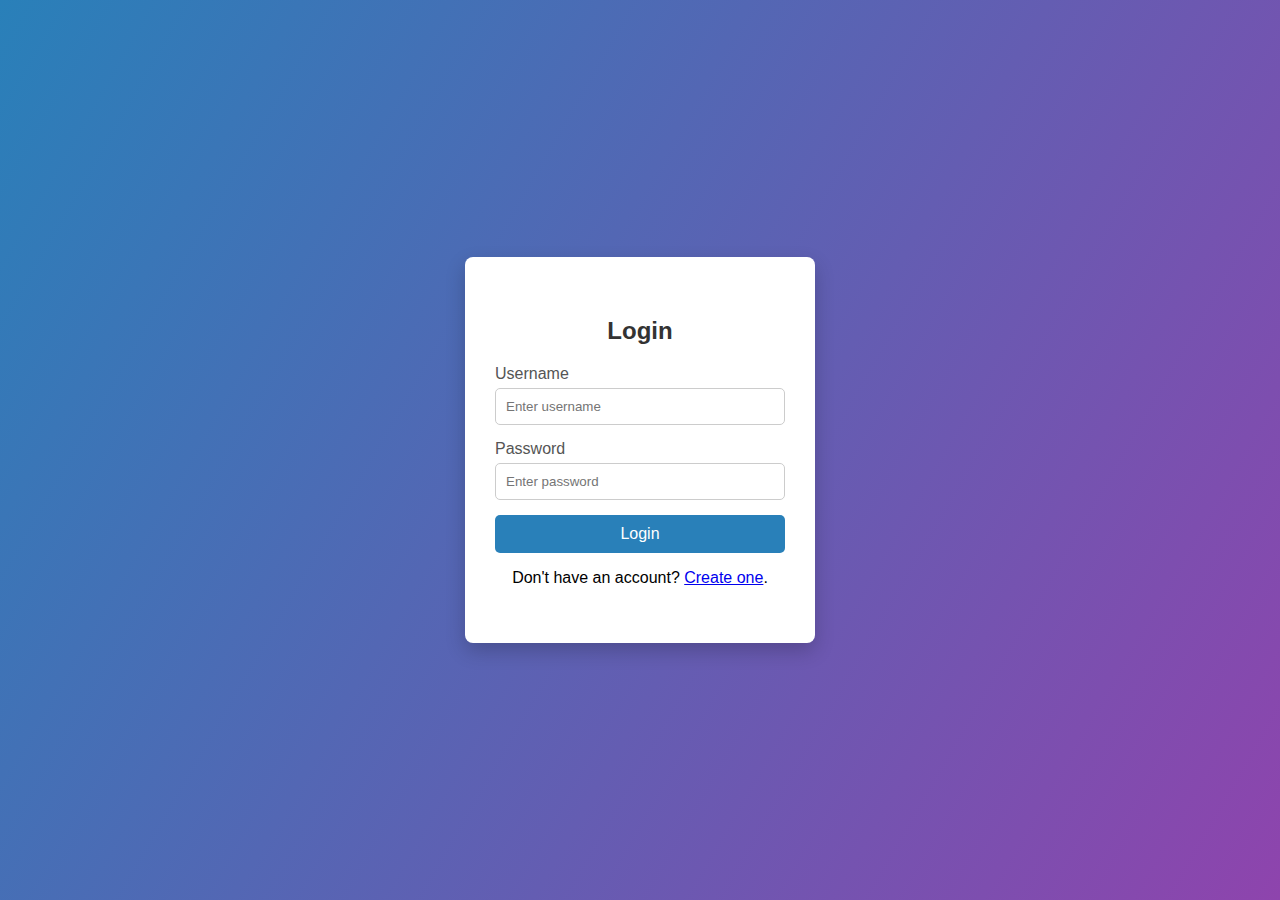
<file: index.html>
<!DOCTYPE html>
<html lang="en">
<head>
  <meta charset="UTF-8" />
  <meta name="viewport" content="width=device-width, initial-scale=1.0" />
  <title>Login Page</title>
  <link rel="stylesheet" href="style.css" />
</head>
<body>
  <div class="login-container">
    <h2>Login</h2>
    <form id="loginForm">
      <div class="input-group">
        <label for="username">Username</label>
        <input type="text" id="username" placeholder="Enter username" required />
      </div>

      <div class="input-group">
        <label for="password">Password</label>
        <input type="password" id="password" placeholder="Enter password" required />
      </div>

      <button type="submit">Login</button>
<p class="switch">
  Don't have an account? <a href="signup.html">Create one</a>.
</p>
      <p id="message"></p>
    </form>
  </div>

  <script src="script.js"></script>
</body>
</html>
</file>
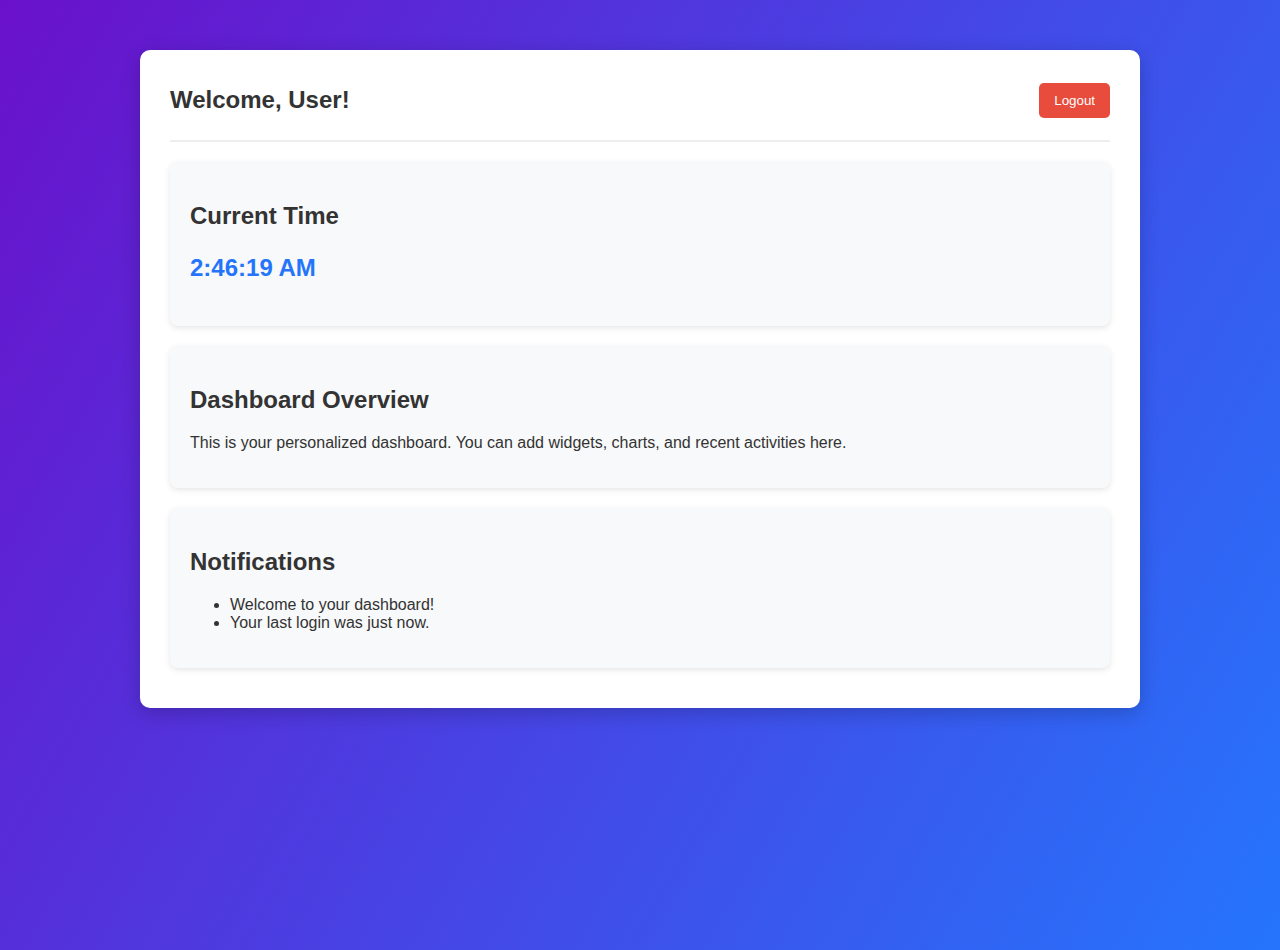
<file: dashboard.html>
<!DOCTYPE html>
<html lang="en">
<head>
  <meta charset="UTF-8" />
  <meta name="viewport" content="width=device-width, initial-scale=1.0" />
  <title>User Dashboard</title>
  <link rel="stylesheet" href="dashboard.css" />
</head>
<body>
  <div class="dashboard-container">
    <header>
      <h1>Welcome, <span id="usernameDisplay">User</span>!</h1>
      <button id="logoutBtn">Logout</button>
    </header>

    <main>
      <section class="card">
        <h2>Current Time</h2>
        <p id="clock">--:--:--</p>
      </section>

      <section class="card">
        <h2>Dashboard Overview</h2>
        <p>This is your personalized dashboard. You can add widgets, charts, and recent activities here.</p>
      </section>

      <section class="card">
        <h2>Notifications</h2>
        <ul id="notifications">
          <li>Welcome to your dashboard!</li>
          <li>Your last login was just now.</li>
        </ul>
      </section>
    </main>
  </div>

  <script src="dashboard.js"></script>
</body>
</html>
</file>
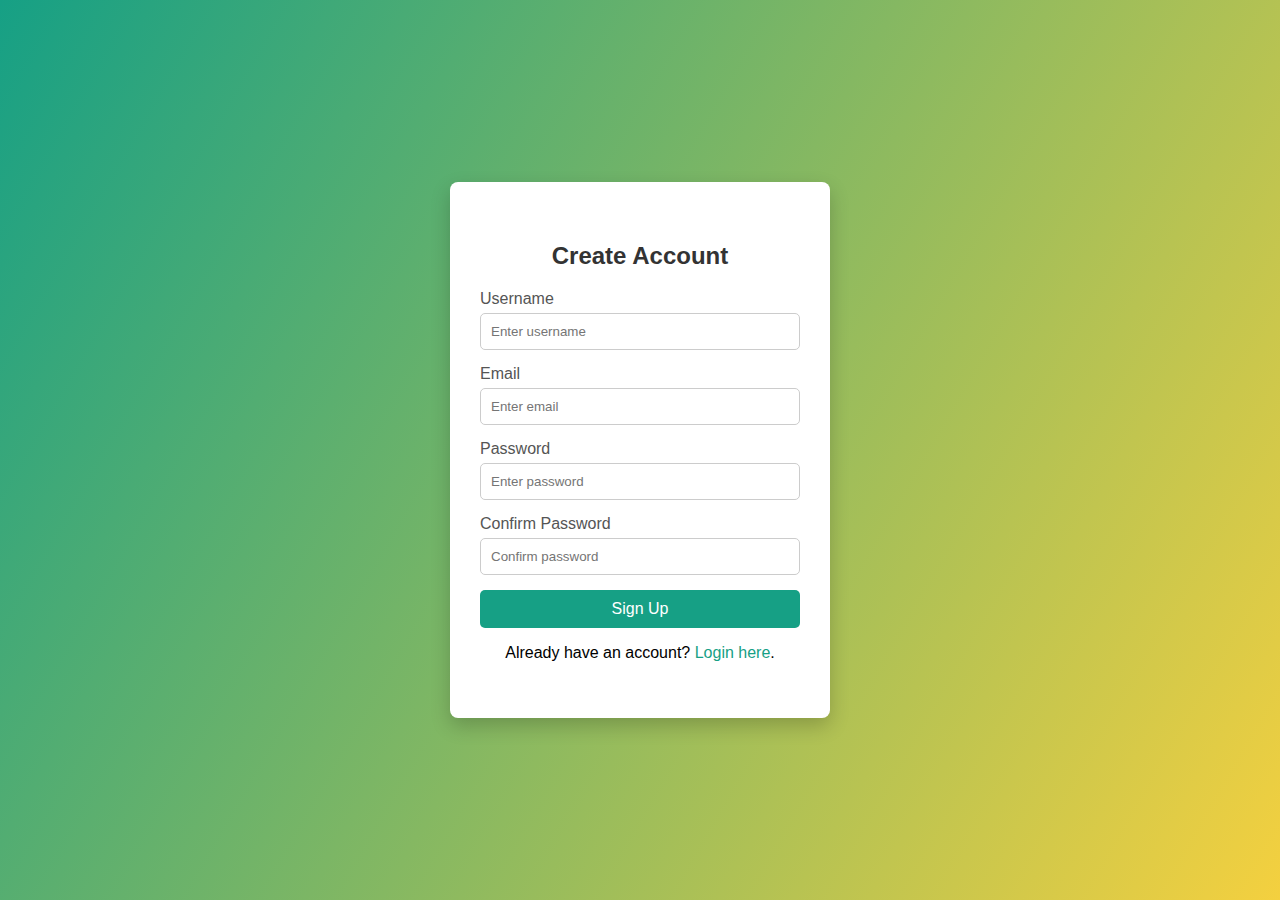
<file: signup.html>
<!DOCTYPE html>
<html lang="en">
<head>
  <meta charset="UTF-8" />
  <meta name="viewport" content="width=device-width, initial-scale=1.0" />
  <title>Create Account</title>
  <link rel="stylesheet" href="signup.css" />
</head>
<body>
  <div class="signup-container">
    <h2>Create Account</h2>

    <form id="signupForm">
      <div class="input-group">
        <label for="username">Username</label>
        <input type="text" id="username" placeholder="Enter username" required />
      </div>

      <div class="input-group">
        <label for="email">Email</label>
        <input type="email" id="email" placeholder="Enter email" required />
      </div>

      <div class="input-group">
        <label for="password">Password</label>
        <input type="password" id="password" placeholder="Enter password" required />
      </div>

      <div class="input-group">
        <label for="confirmPassword">Confirm Password</label>
        <input type="password" id="confirmPassword" placeholder="Confirm password" required />
      </div>

      <button type="submit">Sign Up</button>

      <p id="message"></p>

      <p class="switch">
        Already have an account? <a href="index.html">Login here</a>.
      </p>
    </form>
  </div>

  <script src="signup.js"></script>
</body>
</html>
</file>
<file: style.css>
* {
  box-sizing: border-box;
  font-family: 'Poppins', sans-serif;
}

body {
  display: flex;
  justify-content: center;
  align-items: center;
  height: 100vh;
  background: linear-gradient(120deg, #2980b9, #8e44ad);
  margin: 0;
}

.login-container {
  background-color: white;
  padding: 40px 30px;
  border-radius: 8px;
  box-shadow: 0 8px 20px rgba(0, 0, 0, 0.2);
  width: 350px;
  text-align: center;
}

h2 {
  margin-bottom: 20px;
  color: #333;
}

.input-group {
  text-align: left;
  margin-bottom: 15px;
}

label {
  display: block;
  margin-bottom: 5px;
  color: #555;
}

input {
  width: 100%;
  padding: 10px;
  border: 1px solid #ccc;
  border-radius: 5px;
  outline: none;
}

button {
  width: 100%;
  padding: 10px;
  background-color: #2980b9;
  border: none;
  border-radius: 5px;
  color: white;
  font-size: 16px;
  cursor: pointer;
  transition: background 0.3s;
}

button:hover {
  background-color: #1f6391;
}

#message {
  margin-top: 15px;
  font-weight: bold;
}
</file>
<file: dashboard.css>
* {
  box-sizing: border-box;
  font-family: 'Poppins', sans-serif;
}

body {
  margin: 0;
  background: linear-gradient(120deg, #6a11cb, #2575fc);
  color: #333;
  min-height: 100vh;
}

.dashboard-container {
  max-width: 1000px;
  margin: 50px auto;
  background: #fff;
  border-radius: 10px;
  padding: 20px 30px;
  box-shadow: 0 5px 20px rgba(0, 0, 0, 0.2);
}

header {
  display: flex;
  justify-content: space-between;
  align-items: center;
  border-bottom: 2px solid #eee;
  padding-bottom: 10px;
}

h1 {
  font-size: 24px;
}

#logoutBtn {
  background: #e74c3c;
  border: none;
  color: white;
  padding: 10px 15px;
  border-radius: 5px;
  cursor: pointer;
  transition: background 0.3s;
}

#logoutBtn:hover {
  background: #c0392b;
}

main {
  margin-top: 20px;
}

.card {
  background: #f8f9fa;
  padding: 20px;
  border-radius: 8px;
  margin-bottom: 20px;
  box-shadow: 0 2px 6px rgba(0, 0, 0, 0.1);
}

.card h2 {
  color: #333;
}

#clock {
  font-size: 1.5em;
  color: #2575fc;
  font-weight: bold;
}
</file>
<file: signup.css>
* {
  box-sizing: border-box;
  font-family: 'Poppins', sans-serif;
}

body {
  display: flex;
  justify-content: center;
  align-items: center;
  height: 100vh;
  margin: 0;
  background: linear-gradient(120deg, #16a085, #f4d03f);
}

.signup-container {
  background-color: white;
  padding: 40px 30px;
  border-radius: 8px;
  box-shadow: 0 8px 20px rgba(0, 0, 0, 0.2);
  width: 380px;
  text-align: center;
}

h2 {
  margin-bottom: 20px;
  color: #333;
}

.input-group {
  text-align: left;
  margin-bottom: 15px;
}

label {
  display: block;
  margin-bottom: 5px;
  color: #555;
}

input {
  width: 100%;
  padding: 10px;
  border: 1px solid #ccc;
  border-radius: 5px;
  outline: none;
}

button {
  width: 100%;
  padding: 10px;
  background-color: #16a085;
  border: none;
  border-radius: 5px;
  color: white;
  font-size: 16px;
  cursor: pointer;
  transition: background 0.3s;
}

button:hover {
  background-color: #12876f;
}

#message {
  margin-top: 15px;
  font-weight: bold;
}

.switch {
  margin-top: 15px;
}

.switch a {
  color: #16a085;
  text-decoration: none;
}

.switch a:hover {
  text-decoration: underline;
}
</file>
